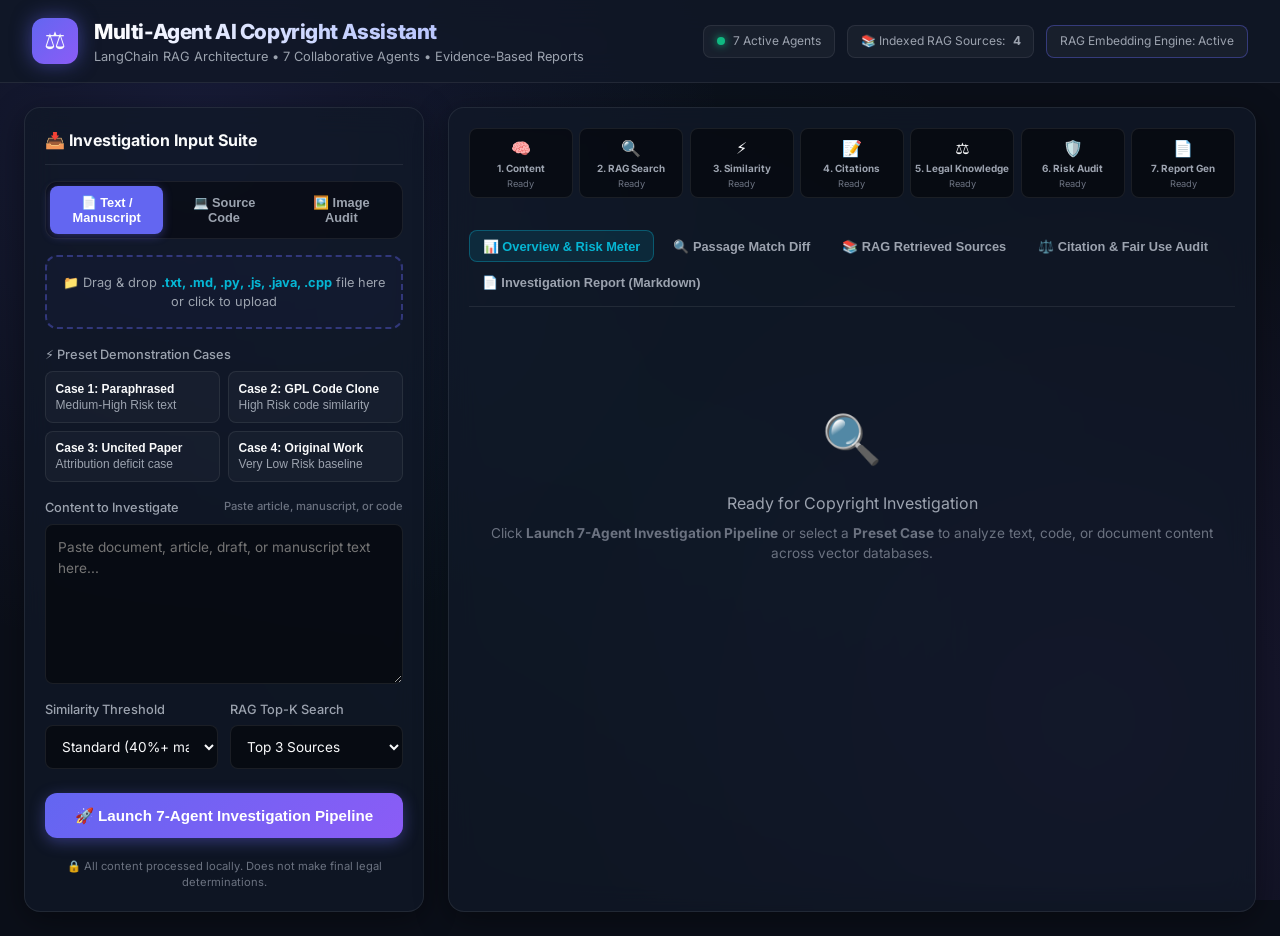
<file: Multi-Agent-AI-Copyrights-Investigation-Assistant-main/index.html>
<!DOCTYPE html>
<html lang="en">
<head>
  <meta charset="UTF-8">
  <meta name="viewport" content="width=device-width, initial-scale=1.0">
  <title>Multi-Agent AI Copyright Investigation Assistant</title>
  <link rel="preconnect" href="https://fonts.googleapis.com">
  <link rel="preconnect" href="https://fonts.gstatic.com" crossorigin>
  <link href="https://fonts.googleapis.com/css2?family=Inter:wght@300;400;500;600;700;800&family=JetBrains+Mono:wght@400;500;600&display=swap" rel="stylesheet">
  <link rel="stylesheet" href="styles.css">
</head>
<body>

  <!-- Sticky Header -->
  <header class="header">
    <div class="header-container">
      <div class="brand">
        <div class="brand-icon">⚖️</div>
        <div class="brand-title">
          <h1>Multi-Agent AI Copyright Assistant</h1>
          <p>LangChain RAG Architecture &bull; 7 Collaborative Agents &bull; Evidence-Based Reports</p>
        </div>
      </div>

      <div class="system-status">
        <div class="status-badge">
          <span class="status-dot pulse"></span>
          <span>7 Active Agents</span>
        </div>
        <div class="status-badge" id="vectorCountBadge" title="Click to Manage RAG Vector Database">
          📚 Indexed RAG Sources: Loading...
        </div>
        <div class="status-badge" style="border-color: rgba(99, 102, 241, 0.4);">
          RAG Embedding Engine: Active
        </div>
      </div>
    </div>
  </header>

  <!-- Main Application Grid -->
  <main class="app-container">
    
    <!-- Left Panel: Input & Configuration -->
    <section class="glass-card">
      <div class="card-header">
        <div class="card-title">
          <span>📥 Investigation Input Suite</span>
        </div>
      </div>

      <!-- Mode Selector Tabs -->
      <div class="tab-group">
        <button class="tab-btn active" data-type="text">📄 Text / Manuscript</button>
        <button class="tab-btn" data-type="code">💻 Source Code</button>
        <button class="tab-btn" data-type="image">🖼️ Image Audit</button>
      </div>

      <!-- File Dropzone -->
      <div class="file-dropzone" id="fileDropzone">
        <p id="fileDropzoneText">📁 Drag & drop <strong>.txt, .md, .py, .js, .java, .cpp</strong> file here or click to upload</p>
        <input type="file" id="fileInput" style="display: none;" accept=".txt,.md,.py,.js,.java,.cpp,.json,.html,.css">
      </div>

      <!-- Quick Preset Cases -->
      <div class="form-group">
        <label class="form-label">
          <span>⚡ Preset Demonstration Cases</span>
        </label>
        <div class="preset-container">
          <button class="preset-btn" data-preset="paraphrased">
            <strong>Case 1: Paraphrased</strong>
            <span>Medium-High Risk text</span>
          </button>
          <button class="preset-btn" data-preset="code_clone">
            <strong>Case 2: GPL Code Clone</strong>
            <span>High Risk code similarity</span>
          </button>
          <button class="preset-btn" data-preset="missing_citation">
            <strong>Case 3: Uncited Paper</strong>
            <span>Attribution deficit case</span>
          </button>
          <button class="preset-btn" data-preset="original">
            <strong>Case 4: Original Work</strong>
            <span>Very Low Risk baseline</span>
          </button>
        </div>
      </div>

      <!-- Content Textarea -->
      <div class="form-group">
        <label class="form-label" for="inputContent">
          <span>Content to Investigate</span>
          <span style="font-size: 0.7rem; color: var(--text-muted);">Paste article, manuscript, or code</span>
        </label>
        <textarea id="inputContent" class="form-textarea" placeholder="Paste document, article, draft, or manuscript text here..."></textarea>
      </div>

      <!-- Advanced RAG Parameters -->
      <div style="display: grid; grid-template-columns: 1fr 1fr; gap: 0.75rem;">
        <div class="form-group">
          <label class="form-label" for="similarityThreshold">Similarity Threshold</label>
          <select id="similarityThreshold" class="form-select">
            <option value="0.25">Low (25%+ match)</option>
            <option value="0.40" selected>Standard (40%+ match)</option>
            <option value="0.60">Strict (60%+ match)</option>
          </select>
        </div>
        <div class="form-group">
          <label class="form-label" for="topKResults">RAG Top-K Search</label>
          <select id="topKResults" class="form-select">
            <option value="3" selected>Top 3 Sources</option>
            <option value="5">Top 5 Sources</option>
            <option value="10">Top 10 Sources</option>
          </select>
        </div>
      </div>

      <!-- Primary Action -->
      <button id="startInvestigationBtn" class="btn-primary" style="width: 100%; margin-top: 0.5rem;">
        🚀 Launch 7-Agent Investigation Pipeline
      </button>

      <div style="font-size: 0.7rem; color: var(--text-muted); text-align: center; margin-top: 0.2rem;">
        🔒 All content processed locally. Does not make final legal determinations.
      </div>
    </section>

    <!-- Right Panel: Live Agent Pipeline & Investigation Report -->
    <section class="glass-card results-card">
      
      <!-- Multi-Agent Orchestration Visualizer -->
      <div class="agent-pipeline">
        <div class="agent-node" id="agentNode1">
          <div class="agent-icon">🧠</div>
          <div class="agent-name">1. Content</div>
          <div class="agent-status-tag">Ready</div>
        </div>
        <div class="agent-node" id="agentNode2">
          <div class="agent-icon">🔍</div>
          <div class="agent-name">2. RAG Search</div>
          <div class="agent-status-tag">Ready</div>
        </div>
        <div class="agent-node" id="agentNode3">
          <div class="agent-icon">⚡</div>
          <div class="agent-name">3. Similarity</div>
          <div class="agent-status-tag">Ready</div>
        </div>
        <div class="agent-node" id="agentNode4">
          <div class="agent-icon">📝</div>
          <div class="agent-name">4. Citations</div>
          <div class="agent-status-tag">Ready</div>
        </div>
        <div class="agent-node" id="agentNode5">
          <div class="agent-icon">⚖️</div>
          <div class="agent-name">5. Legal Knowledge</div>
          <div class="agent-status-tag">Ready</div>
        </div>
        <div class="agent-node" id="agentNode6">
          <div class="agent-icon">🛡️</div>
          <div class="agent-name">6. Risk Audit</div>
          <div class="agent-status-tag">Ready</div>
        </div>
        <div class="agent-node" id="agentNode7">
          <div class="agent-icon">📄</div>
          <div class="agent-name">7. Report Gen</div>
          <div class="agent-status-tag">Ready</div>
        </div>
      </div>

      <!-- Navigation Bar for Investigation Findings -->
      <div class="results-nav">
        <button class="results-tab active" data-target="overview">📊 Overview & Risk Meter</button>
        <button class="results-tab" data-target="diff">🔍 Passage Match Diff</button>
        <button class="results-tab" data-target="rag">📚 RAG Retrieved Sources</button>
        <button class="results-tab" data-target="legal">⚖️ Citation & Fair Use Audit</button>
        <button class="results-tab" data-target="report">📄 Investigation Report (Markdown)</button>
      </div>

      <!-- Dynamic Content Injection Container -->
      <div id="resultsDisplayArea">
        <div style="text-align:center; padding: 4rem 1rem; color: var(--text-muted);">
          <div style="font-size: 3rem; margin-bottom: 1rem;">🔍</div>
          <p style="font-size: 1rem; color: var(--text-secondary); margin-bottom: 0.5rem;">
            Ready for Copyright Investigation
          </p>
          <p style="font-size: 0.85rem;">
            Click <strong>Launch 7-Agent Investigation Pipeline</strong> or select a <strong>Preset Case</strong> to analyze text, code, or document content across vector databases.
          </p>
        </div>
      </div>

    </section>

  </main>

  <!-- Vector DB Manager Modal -->
  <div class="modal-overlay" id="vectorModal">
    <div class="modal-container">
      <div style="display: flex; justify-content: space-between; align-items: center; border-bottom: 1px solid var(--border-color); padding-bottom: 0.75rem; margin-bottom: 1rem;">
        <h3 style="font-size: 1.1rem; color: #fff;">📚 RAG Vector Database Manager</h3>
        <button class="btn-secondary" onclick="closeVectorModal()" style="padding: 0.25rem 0.6rem;">✕ Close</button>
      </div>

      <div style="margin-bottom: 1rem;">
        <h4 style="font-size: 0.85rem; color: var(--accent-cyan); margin-bottom: 0.5rem;">Indexed Reference Sources</h4>
        <div id="vectorDbListContainer"></div>
      </div>

      <div style="border-top: 1px solid var(--border-color); padding-top: 1rem;">
        <h4 style="font-size: 0.85rem; color: var(--accent-emerald); margin-bottom: 0.5rem;">➕ Index New Reference Source</h4>
        <div style="display: flex; flex-direction: column; gap: 0.5rem;">
          <input type="text" id="newDocTitle" class="form-input" placeholder="Source Title (e.g. Clean Architecture Handbook)">
          <div style="display: grid; grid-template-columns: 1fr 1fr; gap: 0.5rem;">
            <input type="text" id="newDocAuthor" class="form-input" placeholder="Author / Publisher">
            <input type="text" id="newDocLicense" class="form-input" placeholder="License (e.g. MIT, Copyrighted, CC-BY)">
          </div>
          <textarea id="newDocContent" class="form-textarea" style="min-height: 90px;" placeholder="Reference text passage or code snippet to index..."></textarea>
          <button class="btn-primary" onclick="addCustomVectorDoc()" style="margin-top: 0.4rem;">Index Source into Vector Database</button>
        </div>
      </div>
    </div>
  </div>

  <script src="app.js"></script>
</body>
</html>
</file>
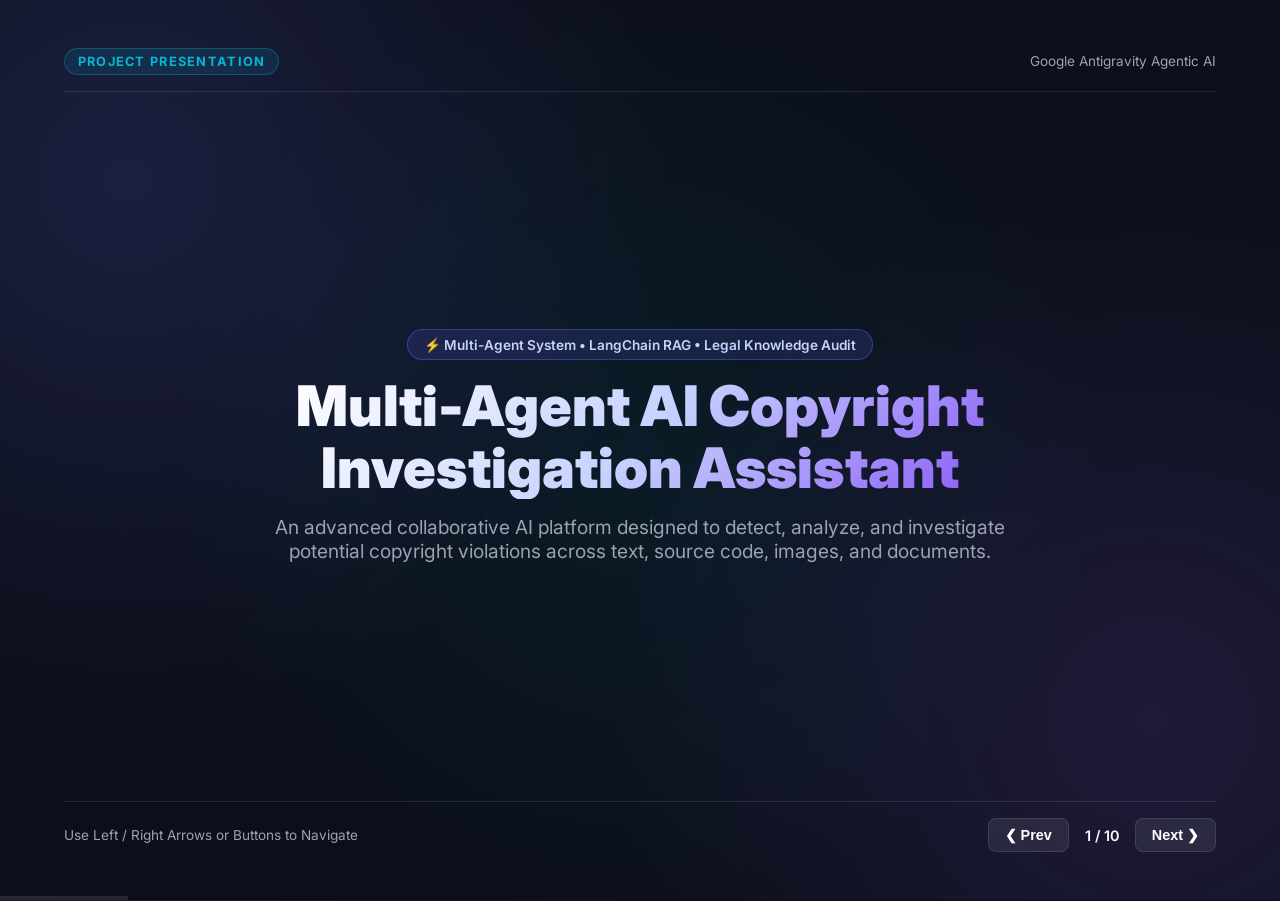
<file: Multi-Agent-AI-Copyrights-Investigation-Assistant-main/presentation.html>
<!DOCTYPE html>
<html lang="en">
<head>
  <meta charset="UTF-8">
  <meta name="viewport" content="width=device-width, initial-scale=1.0">
  <title>Multi-Agent AI Copyright Investigation Assistant - Presentation</title>
  <link rel="preconnect" href="https://fonts.googleapis.com">
  <link rel="preconnect" href="https://fonts.gstatic.com" crossorigin>
  <link href="https://fonts.googleapis.com/css2?family=Inter:wght@300;400;500;600;700;800;900&family=JetBrains+Mono:wght@400;500;600&display=swap" rel="stylesheet">
  <style>
    :root {
      --bg-dark: #0b0f19;
      --bg-card: rgba(17, 24, 39, 0.8);
      --border-color: rgba(255, 255, 255, 0.1);
      --text-primary: #f9fafb;
      --text-secondary: #9ca3af;
      --accent-primary: #6366f1;
      --accent-secondary: #8b5cf6;
      --accent-cyan: #06b6d4;
      --accent-emerald: #10b981;
      --accent-amber: #f59e0b;
      --accent-rose: #ef4444;
      --radius-lg: 20px;
    }

    * { box-sizing: border-box; margin: 0; padding: 0; }
    
    body {
      background-color: var(--bg-dark);
      color: var(--text-primary);
      font-family: 'Inter', sans-serif;
      overflow: hidden;
      width: 100vw;
      height: 100vh;
      background-image: 
        radial-gradient(circle at 10% 20%, rgba(99, 102, 241, 0.18) 0%, transparent 40%),
        radial-gradient(circle at 90% 80%, rgba(139, 92, 246, 0.15) 0%, transparent 40%),
        radial-gradient(circle at 50% 50%, rgba(6, 182, 212, 0.08) 0%, transparent 60%);
    }

    .slide-deck {
      width: 100vw;
      height: 100vh;
      position: relative;
    }

    .slide {
      position: absolute;
      top: 0;
      left: 0;
      width: 100%;
      height: 100%;
      padding: 3rem 4rem;
      display: flex;
      flex-direction: column;
      justify-content: space-between;
      opacity: 0;
      pointer-events: none;
      transform: scale(0.96) translateY(20px);
      transition: all 0.5s cubic-bezier(0.16, 1, 0.3, 1);
    }

    .slide.active {
      opacity: 1;
      pointer-events: auto;
      transform: scale(1) translateY(0);
    }

    .slide-header {
      display: flex;
      justify-content: space-between;
      align-items: center;
      border-bottom: 1px solid var(--border-color);
      padding-bottom: 1rem;
    }

    .slide-tag {
      font-size: 0.8rem;
      font-weight: 700;
      text-transform: uppercase;
      letter-spacing: 0.1em;
      color: var(--accent-cyan);
      background: rgba(6, 182, 212, 0.12);
      padding: 0.3rem 0.8rem;
      border-radius: 20px;
      border: 1px solid rgba(6, 182, 212, 0.3);
    }

    .slide-title {
      font-size: 2.2rem;
      font-weight: 800;
      background: linear-gradient(90deg, #ffffff, #c7d2fe);
      -webkit-background-clip: text;
      -webkit-text-fill-color: transparent;
      margin-top: 0.2rem;
    }

    .slide-content {
      flex: 1;
      display: flex;
      align-items: center;
      margin: 1.5rem 0;
    }

    .grid-2 {
      display: grid;
      grid-template-columns: 1fr 1fr;
      gap: 2rem;
      width: 100%;
    }

    .grid-3 {
      display: grid;
      grid-template-columns: repeat(3, 1fr);
      gap: 1.5rem;
      width: 100%;
    }

    .grid-4 {
      display: grid;
      grid-template-columns: repeat(4, 1fr);
      gap: 1rem;
      width: 100%;
    }

    .card {
      background: var(--bg-card);
      border: 1px solid var(--border-color);
      border-radius: var(--radius-lg);
      padding: 1.5rem;
      backdrop-filter: blur(12px);
      box-shadow: 0 10px 30px rgba(0,0,0,0.4);
      display: flex;
      flex-direction: column;
      gap: 0.75rem;
    }

    .card-icon {
      font-size: 2rem;
      width: 50px;
      height: 50px;
      background: rgba(255,255,255,0.05);
      border-radius: 12px;
      display: flex;
      align-items: center;
      justify-content: center;
      border: 1px solid var(--border-color);
    }

    .card h3 {
      font-size: 1.2rem;
      font-weight: 700;
      color: var(--text-primary);
    }

    .card p, .card ul {
      font-size: 0.9rem;
      color: var(--text-secondary);
      line-height: 1.6;
    }

    .card ul { list-style: none; }
    .card ul li { margin-bottom: 0.4rem; padding-left: 1rem; position: relative; }
    .card ul li::before { content: "•"; color: var(--accent-primary); position: absolute; left: 0; font-weight: bold; }

    /* Footer & Controls */
    .slide-footer {
      display: flex;
      justify-content: space-between;
      align-items: center;
      border-top: 1px solid var(--border-color);
      padding-top: 1rem;
    }

    .nav-controls {
      display: flex;
      gap: 0.5rem;
      align-items: center;
    }

    .nav-btn {
      background: rgba(255, 255, 255, 0.08);
      border: 1px solid var(--border-color);
      color: #fff;
      padding: 0.5rem 1rem;
      border-radius: 8px;
      cursor: pointer;
      font-weight: 600;
      font-size: 0.9rem;
      transition: all 0.2s ease;
    }

    .nav-btn:hover {
      background: var(--accent-primary);
      border-color: var(--accent-primary);
    }

    .progress-bar {
      height: 4px;
      background: rgba(255, 255, 255, 0.1);
      position: absolute;
      bottom: 0;
      left: 0;
      transition: width 0.3s ease;
    }

    .hero-title {
      font-size: 3.5rem;
      font-weight: 900;
      line-height: 1.1;
      background: linear-gradient(135deg, #ffffff 0%, #c7d2fe 50%, #8b5cf6 100%);
      -webkit-background-clip: text;
      -webkit-text-fill-color: transparent;
      margin-bottom: 1rem;
    }

    .badge-pill {
      display: inline-flex;
      align-items: center;
      gap: 0.5rem;
      padding: 0.4rem 1rem;
      border-radius: 20px;
      font-size: 0.85rem;
      font-weight: 600;
      background: rgba(99, 102, 241, 0.15);
      border: 1px solid rgba(99, 102, 241, 0.4);
      color: #c7d2fe;
    }
  </style>
</head>
<body>

  <div class="slide-deck">

    <!-- Slide 1: Title -->
    <div class="slide active">
      <div class="slide-header">
        <span class="slide-tag">PROJECT PRESENTATION</span>
        <span style="font-size: 0.85rem; color: var(--text-secondary);">Google Antigravity Agentic AI</span>
      </div>
      <div class="slide-content" style="flex-direction: column; justify-content: center; text-align: center;">
        <div style="margin-bottom: 1rem;">
          <span class="badge-pill">⚡ Multi-Agent System &bull; LangChain RAG &bull; Legal Knowledge Audit</span>
        </div>
        <h1 class="hero-title">Multi-Agent AI Copyright<br>Investigation Assistant</h1>
        <p style="font-size: 1.2rem; color: var(--text-secondary); max-width: 800px; margin: 0 auto;">
          An advanced collaborative AI platform designed to detect, analyze, and investigate potential copyright violations across text, source code, images, and documents.
        </p>
      </div>
      <div class="slide-footer">
        <span style="font-size: 0.85rem; color: var(--text-secondary);">Use Left / Right Arrows or Buttons to Navigate</span>
        <div class="nav-controls">
          <button class="nav-btn" onclick="prevSlide()">❮ Prev</button>
          <span id="slideCounter" style="font-size: 0.9rem; font-weight: 600; margin: 0 0.5rem;">1 / 10</span>
          <button class="nav-btn" onclick="nextSlide()">Next ❯</button>
        </div>
      </div>
    </div>

    <!-- Slide 2: Objective & Mission -->
    <div class="slide">
      <div class="slide-header">
        <span class="slide-tag">EXECUTIVE SUMMARY</span>
        <h2 class="slide-title">Mission & Core Objective</h2>
      </div>
      <div class="slide-content">
        <div class="grid-2">
          <div class="card">
            <div class="card-icon">🎯</div>
            <h3>Core Objective</h3>
            <p>To empower creators, companies, legal teams, and researchers with evidence-based, explainable copyright similarity detection and risk scoring without replacing professional legal counsel.</p>
            <ul>
              <li>Factual similarity detection across multi-modal assets</li>
              <li>Quantifiable risk scoring & confidence metrics</li>
              <li>Transparent evidence tables & passage diffs</li>
            </ul>
          </div>

          <div class="card">
            <div class="card-icon">⚖️</div>
            <h3>Ethical & Non-Legal Authority Stance</h3>
            <p>The system operates strictly as an evidence gathering and investigation assistant. It provides objective factual findings rather than binding legal conclusions.</p>
            <ul>
              <li>Distinguishes verified facts from AI observations</li>
              <li>Applies statutory frameworks (17 U.S.C. § 107 Fair Use)</li>
              <li>Encourages professional attorney review</li>
            </ul>
          </div>
        </div>
      </div>
      <div class="slide-footer">
        <span>Slide 2: Objective & Principles</span>
        <div class="nav-controls">
          <button class="nav-btn" onclick="prevSlide()">❮ Prev</button>
          <span class="slideCounter">2 / 10</span>
          <button class="nav-btn" onclick="nextSlide()">Next ❯</button>
        </div>
      </div>
    </div>

    <!-- Slide 3: Multi-Agent Architecture Overview -->
    <div class="slide">
      <div class="slide-header">
        <span class="slide-tag">SYSTEM ARCHITECTURE</span>
        <h2 class="slide-title">7 Collaborative Autonomous Agents</h2>
      </div>
      <div class="slide-content">
        <div class="grid-3">
          <div class="card">
            <div class="card-icon" style="color: var(--accent-cyan);">🧠</div>
            <h3>1. Content Agent</h3>
            <p>Understands uploaded assets, extracts metadata, identifies document types, and parses code vs text structures.</p>
          </div>
          <div class="card">
            <div class="card-icon" style="color: var(--accent-primary);">🔍</div>
            <h3>2. Retrieval Agent</h3>
            <p>Executes RAG semantic search across vector database indices and indexed reference literature.</p>
          </div>
          <div class="card">
            <div class="card-icon" style="color: var(--accent-amber);">⚡</div>
            <h3>3. Similarity Agent</h3>
            <p>Compares uploaded material against retrieved sources; detects paraphrasing, exact quotes, and code clones.</p>
          </div>
          <div class="card">
            <div class="card-icon" style="color: var(--accent-secondary);">📝</div>
            <h3>4. Citation Agent</h3>
            <p>Audits attribution, identifies uncredited quotes, checks inline citations, and flags missing DOIs/URLs.</p>
          </div>
          <div class="card">
            <div class="card-icon" style="color: var(--accent-emerald);">⚖️</div>
            <h3>5. Legal Agent</h3>
            <p>Applies statutory frameworks including Fair Use 4-Factor analysis, CC licenses, GPL/MIT copyleft rules, and Public Domain.</p>
          </div>
          <div class="card">
            <div class="card-icon" style="color: var(--accent-rose);">🛡️</div>
            <h3>6 & 7. Risk & Report</h3>
            <p>Calculates quantitative risk score (Very Low to Critical) and generates structured Markdown reports.</p>
          </div>
        </div>
      </div>
      <div class="slide-footer">
        <span>Slide 3: Multi-Agent Ecosystem</span>
        <div class="nav-controls">
          <button class="nav-btn" onclick="prevSlide()">❮ Prev</button>
          <span class="slideCounter">3 / 10</span>
          <button class="nav-btn" onclick="nextSlide()">Next ❯</button>
        </div>
      </div>
    </div>

    <!-- Slide 4: RAG Pipeline Workflow -->
    <div class="slide">
      <div class="slide-header">
        <span class="slide-tag">WORKFLOW</span>
        <h2 class="slide-title">RAG Investigation Pipeline</h2>
      </div>
      <div class="slide-content">
        <div class="grid-2">
          <div class="card">
            <h3>8-Step Sequential Workflow</h3>
            <ul>
              <li><strong>Step 1: Document Understanding</strong> &bull; Entity extraction & format detection</li>
              <li><strong>Step 2: Vector Embedding Generation</strong> &bull; Client-side TF-IDF & dense embeddings</li>
              <li><strong>Step 3: RAG Database Search</strong> &bull; Top-K cosine similarity retrieval</li>
              <li><strong>Step 4: Deep Passages Audit</strong> &bull; Side-by-side text & AST code clone matching</li>
              <li><strong>Step 5: Citation Audit</strong> &bull; Verifying inline quotes & attribution</li>
              <li><strong>Step 6: Statutory Legal Mapping</strong> &bull; Fair Use & Licensing context</li>
              <li><strong>Step 7: Risk Classification</strong> &bull; Calculating risk gauge index (0-100)</li>
              <li><strong>Step 8: Structured Report Generation</strong> &bull; Markdown report output</li>
            </ul>
          </div>
          <div class="card" style="justify-content: center; align-items: center; text-align: center; background: rgba(0,0,0,0.5);">
            <div style="font-size: 4rem; margin-bottom: 1rem;">🔄</div>
            <h3 style="color: var(--accent-cyan);">Evidence-First Constraint</h3>
            <p style="margin-top: 0.5rem;">The system requires retrieved vector database evidence before generating any similarity conclusions, completely eliminating AI hallucination risks.</p>
          </div>
        </div>
      </div>
      <div class="slide-footer">
        <span>Slide 4: RAG Investigation Workflow</span>
        <div class="nav-controls">
          <button class="nav-btn" onclick="prevSlide()">❮ Prev</button>
          <span class="slideCounter">4 / 10</span>
          <button class="nav-btn" onclick="nextSlide()">Next ❯</button>
        </div>
      </div>
    </div>

    <!-- Slide 5: Technical Engine & Algorithms -->
    <div class="slide">
      <div class="slide-header">
        <span class="slide-tag">TECHNOLOGY</span>
        <h2 class="slide-title">Core Detection Algorithms</h2>
      </div>
      <div class="slide-content">
        <div class="grid-3">
          <div class="card">
            <h3>📖 Text Paraphrase Detection</h3>
            <p>Combines Cosine similarity over word frequency vectors with sentence-level sliding windows to detect reworded or paraphrased paragraphs.</p>
          </div>
          <div class="card">
            <h3>💻 AST Code Clone Analyzer</h3>
            <p>Analyzes code AST tokens, loop depth, and variable renaming patterns to catch code clones even when variables and comments are altered.</p>
          </div>
          <div class="card">
            <h3>📚 Vector DB & Perceptual Hashing</h3>
            <p>In-memory vector database for real-time top-K retrieval and canvas pixel feature extraction for visual asset similarity verification.</p>
          </div>
        </div>
      </div>
      <div class="slide-footer">
        <span>Slide 5: Technical Algorithms</span>
        <div class="nav-controls">
          <button class="nav-btn" onclick="prevSlide()">❮ Prev</button>
          <span class="slideCounter">5 / 10</span>
          <button class="nav-btn" onclick="nextSlide()">Next ❯</button>
        </div>
      </div>
    </div>

    <!-- Slide 6: Preset Demonstration Case Studies -->
    <div class="slide">
      <div class="slide-header">
        <span class="slide-tag">DEMONSTRATION</span>
        <h2 class="slide-title">Preset Case Study Results</h2>
      </div>
      <div class="slide-content">
        <div class="grid-4">
          <div class="card">
            <span style="font-size: 0.75rem; color: var(--accent-rose); font-weight: 700;">HIGH RISK (78%)</span>
            <h3>Case 1: Paraphrased</h3>
            <p>Quantum computing text copied with synonym substitutions. Flagged for structural infringement without attribution.</p>
          </div>
          <div class="card">
            <span style="font-size: 0.75rem; color: var(--accent-rose); font-weight: 700;">HIGH RISK (94%)</span>
            <h3>Case 2: GPL Code Clone</h3>
            <p>Gaussian elimination routine cloned from GPL-3.0 repo. Flagged for copyleft license attribution omission.</p>
          </div>
          <div class="card">
            <span style="font-size: 0.75rem; color: var(--accent-amber); font-weight: 700;">MEDIUM RISK (52%)</span>
            <h3>Case 3: Uncited Draft</h3>
            <p>Microservice definition quoted verbatim without quotation marks or reference citations.</p>
          </div>
          <div class="card">
            <span style="font-size: 0.75rem; color: var(--accent-emerald); font-weight: 700;">VERY LOW RISK (15%)</span>
            <h3>Case 4: Original Work</h3>
            <p>Original paper on local vector quantization. Confirmed 12% baseline overlap; cleared for publication.</p>
          </div>
        </div>
      </div>
      <div class="slide-footer">
        <span>Slide 6: Case Study Benchmarks</span>
        <div class="nav-controls">
          <button class="nav-btn" onclick="prevSlide()">❮ Prev</button>
          <span class="slideCounter">6 / 10</span>
          <button class="nav-btn" onclick="nextSlide()">Next ❯</button>
        </div>
      </div>
    </div>

    <!-- Slide 7: Risk Classification Matrix -->
    <div class="slide">
      <div class="slide-header">
        <span class="slide-tag">RISK ASSESSMENT</span>
        <h2 class="slide-title">5-Tier Infringement Risk Matrix</h2>
      </div>
      <div class="slide-content">
        <div class="grid-2">
          <div class="card">
            <h3>Risk Classification Levels</h3>
            <ul>
              <li><strong style="color: var(--accent-emerald);">Very Low (0-20%):</strong> Original creation, common domain knowledge</li>
              <li><strong style="color: #3b82f6;">Low (21-40%):</strong> Standard quotes with proper citation</li>
              <li><strong style="color: var(--accent-amber);">Medium (41-60%):</strong> Missing citation or uncredited quote</li>
              <li><strong style="color: #f97316;">High (61-80%):</strong> Heavy paraphrasing or uncredited copyleft code</li>
              <li><strong style="color: var(--accent-rose);">Critical (81-100%):</strong> Verbatim wholesale duplication</li>
            </ul>
          </div>
          <div class="card" style="justify-content: center;">
            <h3>Evaluation Factors</h3>
            <p>The Risk Assessment Agent evaluates both quantitative density (word match percentage) and qualitative legal impact (Fair Use 4-Factor Test, market substitution, and license copyleft conditions).</p>
          </div>
        </div>
      </div>
      <div class="slide-footer">
        <span>Slide 7: Risk Classification Scale</span>
        <div class="nav-controls">
          <button class="nav-btn" onclick="prevSlide()">❮ Prev</button>
          <span class="slideCounter">7 / 10</span>
          <button class="nav-btn" onclick="nextSlide()">Next ❯</button>
        </div>
      </div>
    </div>

    <!-- Slide 8: User Interface Features -->
    <div class="slide">
      <div class="slide-header">
        <span class="slide-tag">USER INTERFACE</span>
        <h2 class="slide-title">Web Platform Capabilities</h2>
      </div>
      <div class="slide-content">
        <div class="grid-3">
          <div class="card">
            <h3>📥 Multi-Format Loader</h3>
            <p>Drag-and-drop file support for `.txt`, `.md`, `.py`, `.js`, `.java`, `.cpp`, `.json` with real-time text parsing.</p>
          </div>
          <div class="card">
            <h3>🔍 Side-by-Side Diff</h3>
            <p>Interactive passage viewer with color-coded highlighting (Red for exact matches, Yellow for paraphrased text).</p>
          </div>
          <div class="card">
            <h3>📚 Vector DB Manager</h3>
            <p>Modal dialog allowing users to add custom reference documents to the vector index on the fly.</p>
          </div>
        </div>
      </div>
      <div class="slide-footer">
        <span>Slide 8: Platform Capabilities</span>
        <div class="nav-controls">
          <button class="nav-btn" onclick="prevSlide()">❮ Prev</button>
          <span class="slideCounter">8 / 10</span>
          <button class="nav-btn" onclick="nextSlide()">Next ❯</button>
        </div>
      </div>
    </div>

    <!-- Slide 9: Structured Markdown Report Output -->
    <div class="slide">
      <div class="slide-header">
        <span class="slide-tag">REPORTING</span>
        <h2 class="slide-title">Standardized Investigation Report</h2>
      </div>
      <div class="slide-content">
        <div class="grid-2">
          <div class="card">
            <h3>Standard Report Sections</h3>
            <ul>
              <li><strong>1. Executive Summary:</strong> Core findings & risk level</li>
              <li><strong>2. Content Type:</strong> Category & word/token count</li>
              <li><strong>3. Retrieved Sources:</strong> Top vector DB matches</li>
              <li><strong>4. Evidence Table:</strong> Source, similarity, confidence</li>
              <li><strong>5. Citation Deficits:</strong> Missing references</li>
              <li><strong>6. Legal Context:</strong> Statutory Fair Use & licensing</li>
              <li><strong>7. Recommendations:</strong> Actionable next steps</li>
            </ul>
          </div>
          <div class="card" style="font-family: 'JetBrains Mono', monospace; font-size: 0.75rem; background: #0d1117; color: #a5b4fc; justify-content: center;">
            <pre># Investigation Report
## Summary
Peak Similarity: 78% | Risk: High
## Citation Issues
- Missing In-Text Attribution
## Copyright Risk
- 17 U.S.C. § 107 Fair Use Audit
## Recommendations
1. Include explicit citation (Reed, 2023).
## Confidence Score
92%</pre>
          </div>
        </div>
      </div>
      <div class="slide-footer">
        <span>Slide 9: Investigation Reports</span>
        <div class="nav-controls">
          <button class="nav-btn" onclick="prevSlide()">❮ Prev</button>
          <span class="slideCounter">9 / 10</span>
          <button class="nav-btn" onclick="nextSlide()">Next ❯</button>
        </div>
      </div>
    </div>

    <!-- Slide 10: Conclusion & Summary -->
    <div class="slide">
      <div class="slide-header">
        <span class="slide-tag">CONCLUSION</span>
        <h2 class="slide-title">Value & Next Steps</h2>
      </div>
      <div class="slide-content" style="flex-direction: column; justify-content: center; text-align: center;">
        <h3 style="font-size: 2rem; margin-bottom: 1rem; color: #fff;">Empowering Rigorous Copyright Audits</h3>
        <p style="font-size: 1.1rem; color: var(--text-secondary); max-width: 750px; margin: 0 auto 2rem;">
          The Multi-Agent AI Copyright Investigation Assistant combines RAG vector search, multi-layered similarity detection, citation auditing, and legal statutory knowledge into a transparent, evidence-based platform.
        </p>
        <div style="display: flex; gap: 1.5rem; justify-content: center;">
          <a href="index.html" class="nav-btn" style="background: var(--accent-primary); text-decoration: none; padding: 0.8rem 1.8rem; font-size: 1rem;">🚀 Launch Dashboard</a>
          <button class="nav-btn" onclick="window.print()" style="padding: 0.8rem 1.8rem; font-size: 1rem;">🖨️ Print / Save Slides PDF</button>
        </div>
      </div>
      <div class="slide-footer">
        <span>Slide 10: Conclusion</span>
        <div class="nav-controls">
          <button class="nav-btn" onclick="prevSlide()">❮ Prev</button>
          <span class="slideCounter">10 / 10</span>
          <button class="nav-btn" onclick="nextSlide()">Next ❯</button>
        </div>
      </div>
    </div>

  </div>

  <div class="progress-bar" id="progressBar" style="width: 10%;"></div>

  <script>
    let currentSlide = 0;
    const slides = document.querySelectorAll('.slide');
    const totalSlides = slides.length;

    function updateSlides() {
      slides.forEach((slide, idx) => {
        slide.classList.toggle('active', idx === currentSlide);
      });
      document.querySelectorAll('.slideCounter').forEach(el => {
        el.textContent = `${currentSlide + 1} / ${totalSlides}`;
      });
      document.getElementById('slideCounter').textContent = `${currentSlide + 1} / ${totalSlides}`;
      document.getElementById('progressBar').style.width = `${((currentSlide + 1) / totalSlides) * 100}%`;
    }

    function nextSlide() {
      if (currentSlide < totalSlides - 1) {
        currentSlide++;
        updateSlides();
      }
    }

    function prevSlide() {
      if (currentSlide > 0) {
        currentSlide--;
        updateSlides();
      }
    }

    document.addEventListener('keydown', (e) => {
      if (e.key === 'ArrowRight' || e.key === 'Space') nextSlide();
      if (e.key === 'ArrowLeft') prevSlide();
    });
  </script>
</body>
</html>
</file>
<file: Multi-Agent-AI-Copyrights-Investigation-Assistant-main/styles.css>
/* Multi-Agent AI Copyright Investigation Assistant - Production UI System */
:root {
  --bg-primary: #0b0f19;
  --bg-secondary: #111827;
  --bg-card: rgba(17, 24, 39, 0.75);
  --bg-card-hover: rgba(31, 41, 55, 0.85);
  --border-color: rgba(255, 255, 255, 0.08);
  --border-highlight: rgba(99, 102, 241, 0.35);
  
  --text-primary: #f9fafb;
  --text-secondary: #9ca3af;
  --text-muted: #6b7280;
  
  --accent-primary: #6366f1;
  --accent-primary-hover: #4f46e5;
  --accent-secondary: #8b5cf6;
  --accent-cyan: #06b6d4;
  --accent-emerald: #10b981;
  --accent-amber: #f59e0b;
  --accent-rose: #ef4444;
  
  --risk-very-low: #10b981;
  --risk-low: #3b82f6;
  --risk-medium: #f59e0b;
  --risk-high: #f97316;
  --risk-critical: #ef4444;

  --glass-glow: 0 8px 32px 0 rgba(0, 0, 0, 0.4);
  --radius-sm: 8px;
  --radius-md: 12px;
  --radius-lg: 16px;
  --radius-xl: 24px;
  --font-main: 'Inter', system-ui, -apple-system, BlinkMacSystemFont, 'Segoe UI', Roboto, sans-serif;
  --font-code: 'JetBrains Mono', 'Fira Code', Consolas, monospace;
}

* {
  box-sizing: border-box;
  margin: 0;
  padding: 0;
}

body {
  background-color: var(--bg-primary);
  color: var(--text-primary);
  font-family: var(--font-main);
  line-height: 1.5;
  min-height: 100vh;
  overflow-x: hidden;
  background-image: 
    radial-gradient(circle at 15% 15%, rgba(99, 102, 241, 0.14) 0%, transparent 40%),
    radial-gradient(circle at 85% 80%, rgba(139, 92, 246, 0.12) 0%, transparent 40%),
    radial-gradient(circle at 50% 50%, rgba(6, 182, 212, 0.06) 0%, transparent 60%);
  background-attachment: fixed;
}

/* Header */
.header {
  background: rgba(17, 24, 39, 0.85);
  backdrop-filter: blur(16px);
  -webkit-backdrop-filter: blur(16px);
  border-bottom: 1px solid var(--border-color);
  position: sticky;
  top: 0;
  z-index: 100;
  padding: 1rem 2rem;
}

.header-container {
  max-width: 1600px;
  margin: 0 auto;
  display: flex;
  justify-content: space-between;
  align-items: center;
  gap: 1rem;
  flex-wrap: wrap;
}

.brand {
  display: flex;
  align-items: center;
  gap: 1rem;
}

.brand-icon {
  width: 46px;
  height: 46px;
  background: linear-gradient(135deg, var(--accent-primary), var(--accent-secondary));
  border-radius: var(--radius-md);
  display: flex;
  align-items: center;
  justify-content: center;
  font-size: 1.5rem;
  box-shadow: 0 0 20px rgba(99, 102, 241, 0.5);
}

.brand-title h1 {
  font-size: 1.3rem;
  font-weight: 800;
  background: linear-gradient(90deg, #ffffff, #c7d2fe, #a5b4fc);
  -webkit-background-clip: text;
  -webkit-text-fill-color: transparent;
  letter-spacing: -0.02em;
}

.brand-title p {
  font-size: 0.8rem;
  color: var(--text-secondary);
}

.system-status {
  display: flex;
  gap: 0.75rem;
  align-items: center;
}

.status-badge {
  background: rgba(255, 255, 255, 0.04);
  border: 1px solid var(--border-color);
  padding: 0.4rem 0.8rem;
  border-radius: var(--radius-sm);
  font-size: 0.75rem;
  display: flex;
  align-items: center;
  gap: 0.5rem;
  color: var(--text-secondary);
  cursor: pointer;
  transition: all 0.2s ease;
}

.status-badge:hover {
  background: rgba(255, 255, 255, 0.08);
  border-color: var(--border-highlight);
  color: var(--text-primary);
}

.status-dot {
  width: 8px;
  height: 8px;
  border-radius: 50%;
  background-color: var(--accent-emerald);
  box-shadow: 0 0 8px var(--accent-emerald);
}

.status-dot.pulse {
  animation: pulse 2s infinite;
}

@keyframes pulse {
  0% { transform: scale(0.95); box-shadow: 0 0 0 0 rgba(16, 185, 129, 0.7); }
  70% { transform: scale(1); box-shadow: 0 0 0 8px rgba(16, 185, 129, 0); }
  100% { transform: scale(0.95); box-shadow: 0 0 0 0 rgba(16, 185, 129, 0); }
}

/* Layout */
.app-container {
  max-width: 1600px;
  margin: 1.5rem auto;
  padding: 0 1.5rem;
  display: grid;
  grid-template-columns: 400px minmax(0, 1fr);
  gap: 1.5rem;
}

@media (max-width: 1100px) {
  .app-container {
    grid-template-columns: 1fr;
  }
}

/* Glass Card */
.glass-card {
  background: var(--bg-card);
  backdrop-filter: blur(14px);
  -webkit-backdrop-filter: blur(14px);
  border: 1px solid var(--border-color);
  border-radius: var(--radius-lg);
  box-shadow: var(--glass-glow);
  padding: 1.25rem;
  display: flex;
  flex-direction: column;
  gap: 1rem;
  min-width: 0;
  width: 100%;
}

.card-header {
  display: flex;
  justify-content: space-between;
  align-items: center;
  padding-bottom: 0.75rem;
  border-bottom: 1px solid var(--border-color);
}

.card-title {
  font-size: 1rem;
  font-weight: 700;
  display: flex;
  align-items: center;
  gap: 0.5rem;
  color: var(--text-primary);
}

/* Dropzone Upload */
.file-dropzone {
  border: 2px dashed rgba(99, 102, 241, 0.4);
  background: rgba(99, 102, 241, 0.03);
  border-radius: var(--radius-md);
  padding: 1rem;
  text-align: center;
  cursor: pointer;
  transition: all 0.2s ease;
}

.file-dropzone:hover, .file-dropzone.dragover {
  border-color: var(--accent-primary);
  background: rgba(99, 102, 241, 0.1);
}

.file-dropzone p {
  font-size: 0.8rem;
  color: var(--text-secondary);
}

.file-dropzone strong {
  color: var(--accent-cyan);
}

/* Tabs */
.tab-group {
  display: flex;
  background: rgba(0, 0, 0, 0.4);
  padding: 0.25rem;
  border-radius: var(--radius-md);
  border: 1px solid var(--border-color);
  gap: 0.25rem;
}

.tab-btn {
  flex: 1;
  background: transparent;
  border: none;
  color: var(--text-secondary);
  padding: 0.55rem 0.75rem;
  font-size: 0.8rem;
  font-weight: 600;
  border-radius: var(--radius-sm);
  cursor: pointer;
  transition: all 0.2s ease;
  display: flex;
  align-items: center;
  justify-content: center;
  gap: 0.4rem;
}

.tab-btn:hover {
  color: var(--text-primary);
  background: rgba(255, 255, 255, 0.05);
}

.tab-btn.active {
  background: var(--accent-primary);
  color: #fff;
  box-shadow: 0 2px 10px rgba(99, 102, 241, 0.4);
}

.preset-container {
  display: grid;
  grid-template-columns: 1fr 1fr;
  gap: 0.5rem;
}

.preset-btn {
  background: rgba(255, 255, 255, 0.03);
  border: 1px solid var(--border-color);
  color: var(--text-secondary);
  padding: 0.6rem;
  border-radius: var(--radius-sm);
  font-size: 0.75rem;
  text-align: left;
  cursor: pointer;
  transition: all 0.2s ease;
}

.preset-btn:hover {
  border-color: var(--accent-primary);
  color: var(--text-primary);
  background: rgba(99, 102, 241, 0.1);
}

.preset-btn strong {
  display: block;
  color: var(--text-primary);
  margin-bottom: 0.15rem;
}

.form-group {
  display: flex;
  flex-direction: column;
  gap: 0.4rem;
}

.form-label {
  font-size: 0.8rem;
  font-weight: 500;
  color: var(--text-secondary);
  display: flex;
  justify-content: space-between;
}

.form-input, .form-textarea, .form-select {
  width: 100%;
  background: rgba(0, 0, 0, 0.45);
  border: 1px solid var(--border-color);
  border-radius: var(--radius-sm);
  padding: 0.75rem;
  color: var(--text-primary);
  font-family: var(--font-main);
  font-size: 0.85rem;
  transition: border-color 0.2s ease;
}

.form-textarea {
  resize: vertical;
  min-height: 160px;
  line-height: 1.6;
}

.form-textarea.code-mode {
  font-family: var(--font-code);
  font-size: 0.8rem;
  background: #0d1117;
}

.form-input:focus, .form-textarea:focus, .form-select:focus {
  outline: none;
  border-color: var(--accent-primary);
  box-shadow: 0 0 0 2px rgba(99, 102, 241, 0.25);
}

/* Primary & Secondary Buttons */
.btn-primary {
  background: linear-gradient(135deg, var(--accent-primary), var(--accent-secondary));
  color: #fff;
  border: none;
  padding: 0.85rem 1.5rem;
  border-radius: var(--radius-md);
  font-size: 0.95rem;
  font-weight: 700;
  cursor: pointer;
  display: flex;
  align-items: center;
  justify-content: center;
  gap: 0.5rem;
  box-shadow: 0 4px 15px rgba(99, 102, 241, 0.4);
  transition: all 0.2s ease;
}

.btn-primary:hover {
  transform: translateY(-1px);
  box-shadow: 0 6px 20px rgba(99, 102, 241, 0.6);
}

.btn-secondary {
  background: rgba(255, 255, 255, 0.06);
  border: 1px solid var(--border-color);
  color: var(--text-primary);
  padding: 0.5rem 1rem;
  border-radius: var(--radius-sm);
  font-size: 0.8rem;
  font-weight: 500;
  cursor: pointer;
  transition: all 0.2s ease;
  display: inline-flex;
  align-items: center;
  gap: 0.4rem;
}

.btn-secondary:hover {
  background: rgba(255, 255, 255, 0.12);
  border-color: rgba(255, 255, 255, 0.25);
}

/* Multi-Agent Pipeline Visualization */
.agent-pipeline {
  display: grid;
  grid-template-columns: repeat(auto-fit, minmax(85px, 1fr));
  gap: 0.4rem;
  margin-bottom: 1rem;
  width: 100%;
}

.agent-node {
  background: rgba(0, 0, 0, 0.45);
  border: 1px solid var(--border-color);
  border-radius: var(--radius-sm);
  padding: 0.4rem 0.2rem;
  display: flex;
  flex-direction: column;
  align-items: center;
  gap: 0.2rem;
  text-align: center;
  transition: all 0.3s ease;
  min-width: 0;
}

.agent-node.active {
  border-color: var(--accent-cyan);
  background: rgba(6, 182, 212, 0.12);
  box-shadow: 0 0 14px rgba(6, 182, 212, 0.35);
}

.agent-node.completed {
  border-color: var(--accent-emerald);
  background: rgba(16, 185, 129, 0.08);
}

.agent-icon {
  font-size: 1rem;
}

.agent-name {
  font-size: 0.62rem;
  font-weight: 700;
  color: var(--text-secondary);
  line-height: 1.1;
  white-space: nowrap;
  overflow: hidden;
  text-overflow: ellipsis;
  max-width: 100%;
}

.agent-status-tag {
  font-size: 0.58rem;
  color: var(--text-muted);
  white-space: nowrap;
  overflow: hidden;
  text-overflow: ellipsis;
  max-width: 100%;
}

/* Results Card & Nav */
.results-card {
  min-height: 620px;
  min-width: 0;
}

.results-nav {
  display: flex;
  gap: 0.4rem;
  border-bottom: 1px solid var(--border-color);
  padding-bottom: 0.5rem;
  margin-bottom: 1rem;
  flex-wrap: wrap;
}

.results-tab {
  background: transparent;
  border: none;
  color: var(--text-secondary);
  padding: 0.45rem 0.8rem;
  font-size: 0.8rem;
  font-weight: 600;
  border-radius: var(--radius-sm);
  cursor: pointer;
  white-space: nowrap;
  transition: all 0.2s ease;
}

.results-tab:hover {
  color: var(--text-primary);
  background: rgba(255, 255, 255, 0.04);
}

.results-tab.active {
  color: var(--accent-cyan);
  background: rgba(6, 182, 212, 0.12);
  border: 1px solid rgba(6, 182, 212, 0.35);
}

/* Risk Meter & Overview */
.overview-grid {
  display: grid;
  grid-template-columns: 280px 1fr;
  gap: 1.25rem;
}

@media (max-width: 850px) {
  .overview-grid { grid-template-columns: 1fr; }
}

.risk-meter-box {
  background: rgba(0, 0, 0, 0.45);
  border: 1px solid var(--border-color);
  border-radius: var(--radius-md);
  padding: 1.25rem;
  display: flex;
  flex-direction: column;
  align-items: center;
  justify-content: center;
  text-align: center;
  gap: 0.75rem;
}

.risk-circle {
  width: 140px;
  height: 140px;
  border-radius: 50%;
  background: conic-gradient(var(--risk-color, #10b981) calc(var(--risk-percent, 0) * 1%), rgba(255, 255, 255, 0.05) 0);
  display: flex;
  align-items: center;
  justify-content: center;
  box-shadow: 0 0 24px var(--risk-color, rgba(16, 185, 129, 0.35));
}

.risk-circle-inner {
  width: 110px;
  height: 110px;
  background: var(--bg-secondary);
  border-radius: 50%;
  display: flex;
  flex-direction: column;
  align-items: center;
  justify-content: center;
}

.risk-score-num {
  font-size: 1.8rem;
  font-weight: 800;
  line-height: 1;
}

.risk-label {
  font-size: 0.7rem;
  color: var(--text-secondary);
  text-transform: uppercase;
  letter-spacing: 0.05em;
  margin-top: 0.2rem;
}

.risk-level-badge {
  padding: 0.35rem 0.9rem;
  border-radius: 20px;
  font-size: 0.8rem;
  font-weight: 700;
  text-transform: uppercase;
  color: #fff;
  background: var(--risk-color, #10b981);
}

.metrics-summary {
  display: grid;
  grid-template-columns: repeat(auto-fit, minmax(180px, 1fr));
  gap: 0.75rem;
  margin-bottom: 1rem;
}

.metric-card {
  background: rgba(0, 0, 0, 0.35);
  border: 1px solid var(--border-color);
  padding: 0.85rem;
  border-radius: var(--radius-sm);
}

.metric-card-title {
  font-size: 0.75rem;
  color: var(--text-secondary);
  margin-bottom: 0.25rem;
}

.metric-card-val {
  font-size: 1.25rem;
  font-weight: 700;
  color: var(--text-primary);
}

/* Findings Section */
.findings-list {
  display: flex;
  flex-direction: column;
  gap: 0.75rem;
}

.finding-item {
  background: rgba(0, 0, 0, 0.35);
  border: 1px solid var(--border-color);
  border-left: 4px solid var(--accent-primary);
  border-radius: var(--radius-sm);
  padding: 0.85rem 1rem;
}

.finding-item.warning { border-left-color: var(--accent-amber); }
.finding-item.danger { border-left-color: var(--accent-rose); }
.finding-item.success { border-left-color: var(--accent-emerald); }

.finding-title {
  font-weight: 600;
  font-size: 0.85rem;
  margin-bottom: 0.2rem;
  display: flex;
  align-items: center;
  gap: 0.4rem;
}

.finding-desc {
  font-size: 0.8rem;
  color: var(--text-secondary);
}

/* Side by Side Diff Viewer */
.diff-container {
  display: grid;
  grid-template-columns: 1fr 1fr;
  gap: 1rem;
  font-family: var(--font-code);
  font-size: 0.8rem;
}

@media (max-width: 900px) {
  .diff-container { grid-template-columns: 1fr; }
}

.diff-box {
  background: #0d1117;
  border: 1px solid var(--border-color);
  border-radius: var(--radius-sm);
  overflow: hidden;
}

.diff-header {
  background: rgba(255, 255, 255, 0.04);
  padding: 0.5rem 0.8rem;
  font-weight: 600;
  font-size: 0.75rem;
  border-bottom: 1px solid var(--border-color);
  color: var(--text-secondary);
  display: flex;
  justify-content: space-between;
}

.diff-body {
  padding: 0.75rem;
  max-height: 400px;
  overflow-y: auto;
  white-space: pre-wrap;
  word-break: break-word;
  line-height: 1.6;
}

.highlight-exact {
  background-color: rgba(239, 68, 68, 0.25);
  color: #fca5a5;
  border-bottom: 1px solid #ef4444;
  padding: 0 2px;
}

.highlight-paraphrase {
  background-color: rgba(245, 158, 11, 0.25);
  color: #fde68a;
  border-bottom: 1px solid #f59e0b;
  padding: 0 2px;
}

/* RAG Sources Table */
.sources-table {
  width: 100%;
  border-collapse: collapse;
  font-size: 0.8rem;
  margin-top: 0.5rem;
}

.sources-table th, .sources-table td {
  padding: 0.75rem;
  text-align: left;
  border-bottom: 1px solid var(--border-color);
}

.sources-table th {
  background: rgba(0, 0, 0, 0.45);
  color: var(--text-secondary);
  font-weight: 600;
}

.sources-table tr:hover td {
  background: rgba(255, 255, 255, 0.02);
}

/* Markdown Report Viewer */
.markdown-view {
  background: #0d1117;
  border: 1px solid var(--border-color);
  border-radius: var(--radius-md);
  padding: 1.5rem;
  font-family: var(--font-main);
  line-height: 1.7;
  max-height: 550px;
  overflow-y: auto;
  overflow-x: hidden;
  word-break: break-word;
}

.markdown-view h1, .markdown-view h2, .markdown-view h3 {
  color: #fff;
  margin-top: 1.25rem;
  margin-bottom: 0.5rem;
  border-bottom: 1px solid var(--border-color);
  padding-bottom: 0.3rem;
}

.markdown-view p {
  margin-bottom: 1rem;
  color: var(--text-secondary);
}

.markdown-view table {
  width: 100%;
  border-collapse: collapse;
  margin: 1rem 0;
}

.markdown-view th, .markdown-view td {
  border: 1px solid var(--border-color);
  padding: 0.5rem 0.75rem;
  font-size: 0.8rem;
}

.markdown-view th {
  background: rgba(255, 255, 255, 0.05);
}

/* Modal Overlay */
.modal-overlay {
  position: fixed;
  top: 0;
  left: 0;
  width: 100vw;
  height: 100vh;
  background: rgba(0, 0, 0, 0.75);
  backdrop-filter: blur(8px);
  z-index: 200;
  display: flex;
  align-items: center;
  justify-content: center;
  opacity: 0;
  pointer-events: none;
  transition: opacity 0.25s ease;
}

.modal-overlay.active {
  opacity: 1;
  pointer-events: auto;
}

.modal-container {
  background: var(--bg-secondary);
  border: 1px solid var(--border-highlight);
  border-radius: var(--radius-lg);
  width: 90%;
  max-width: 650px;
  max-height: 85vh;
  overflow-y: auto;
  padding: 1.5rem;
  box-shadow: 0 20px 50px rgba(0, 0, 0, 0.8);
}

/* Image Preview Grid */
.image-preview-box {
  border: 1px solid var(--border-color);
  border-radius: var(--radius-md);
  padding: 1rem;
  text-align: center;
  background: rgba(0, 0, 0, 0.4);
}

.image-preview-img {
  max-width: 100%;
  max-height: 200px;
  border-radius: var(--radius-sm);
  margin-top: 0.5rem;
}

/* Utility Animations */
.spin {
  animation: spin 1s linear infinite;
}

@keyframes spin {
  100% { transform: rotate(360deg); }
}

@media print {
  .header, .tab-group, .preset-container, #startInvestigationBtn, .results-nav {
    display: none !important;
  }
  body {
    background: #fff !important;
    color: #000 !important;
  }
  .markdown-view {
    border: none !important;
    max-height: none !important;
    color: #000 !important;
  }
}
</file>
